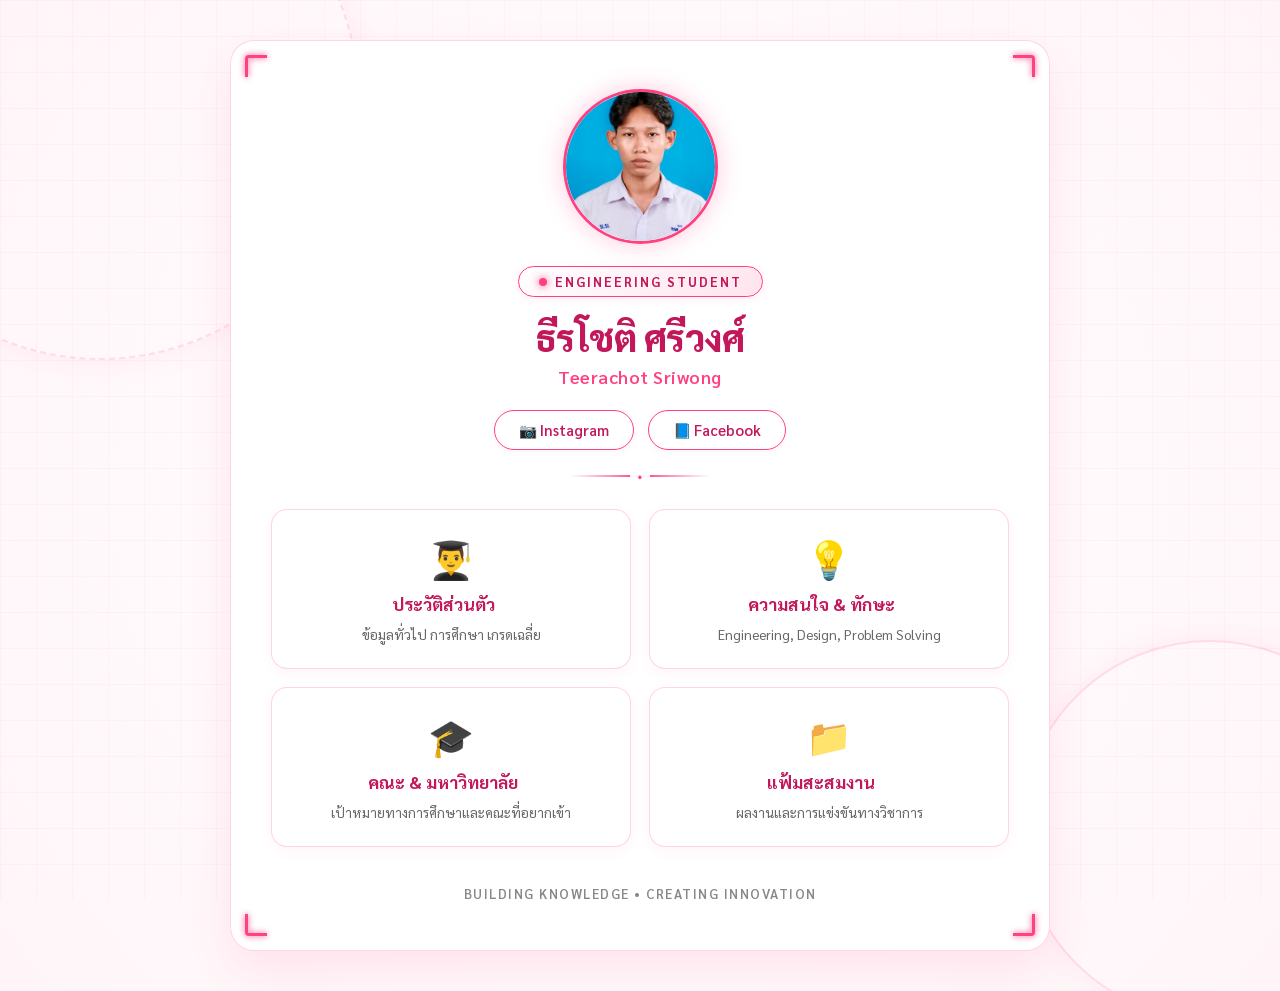
<file: index.html>
<!DOCTYPE html>
<html lang="th">
<head>
    <meta charset="UTF-8">
    <meta name="viewport" content="width=device-width, initial-scale=1.0">
    <meta name="description" content="Portfolio - Teerachot Sriwong">
    <title>หน้าหลัก | Teerachot Sriwong</title>

    <link rel="preconnect" href="https://fonts.googleapis.com">
    <link rel="preconnect" href="https://fonts.gstatic.com" crossorigin>
    <link href="https://fonts.googleapis.com/css2?family=Sarabun:wght@300;400;600;700;800&display=swap" rel="stylesheet">

    <style>
        :root {
            --pink-main: #ff4081;
            --pink-dark: #c2185b;
            --pink-glow: rgba(255, 64, 129, 0.35);
            --pink-light: #ffe4ec;
            --bg-light: #fff5f8;
            --card-bg: rgba(255, 255, 255, 0.94);
            --text-main: #2d2d3a;
            --text-muted: #666666;
        }

        * { margin: 0; padding: 0; box-sizing: border-box; }

        body {
            font-family: 'Sarabun', sans-serif;
            min-height: 100vh;
            display: flex;
            justify-content: center;
            align-items: center;
            padding: 40px 20px;
            position: relative;
            background: radial-gradient(circle at center, #ffffff 0%, var(--bg-light) 100%);
            color: var(--text-main);
            overflow-x: hidden;
        }

        /* Background Pattern */
        body::before {
            content: "";
            position: fixed;
            inset: 0;
            background: 
                linear-gradient(rgba(255, 64, 129, 0.04) 1px, transparent 1px),
                linear-gradient(90deg, rgba(255, 64, 129, 0.04) 1px, transparent 1px);
            background-size: 36px 36px;
            z-index: 0;
        }

        /* Decorative Floating Circles */
        .circle {
            position: fixed;
            border: 2px solid rgba(255, 64, 129, 0.15);
            border-radius: 50%;
            pointer-events: none;
            box-shadow: 0 0 30px rgba(255, 64, 129, 0.08);
            z-index: 0;
        }

        .circle1 {
            width: 520px; height: 520px; top: -160px; left: -160px;
            border-style: dashed; animation: rotateSlow 35s linear infinite;
        }

        .circle2 {
            width: 380px; height: 380px; bottom: -120px; right: -120px;
            animation: rotateSlow 22s linear infinite reverse;
        }

        @keyframes rotateSlow {
            from { transform: rotate(0deg); }
            to { transform: rotate(360deg); }
        }

        /* Main Card */
        .card {
            position: relative;
            z-index: 10;
            width: 100%;
            max-width: 820px;
            background: var(--card-bg);
            border-radius: 24px;
            padding: 48px 40px;
            text-align: center;
            backdrop-filter: blur(16px);
            border: 1px solid rgba(255, 64, 129, 0.22);
            box-shadow: 
                0 20px 45px rgba(255, 64, 129, 0.11),
                inset 0 0 0 1px rgba(255, 255, 255, 0.8);
            animation: slideUp 0.7s cubic-bezier(0.16, 1, 0.3, 1);
        }

        @keyframes slideUp {
            from { opacity: 0; transform: translateY(25px); }
            to { opacity: 1; transform: translateY(0); }
        }

        /* Corner Brackets */
        .corner {
            position: absolute;
            width: 22px; height: 22px;
            pointer-events: none;
            filter: drop-shadow(0 0 3px var(--pink-main));
        }

        .tl { top: 14px; left: 14px; border-top: 3px solid var(--pink-main); border-left: 3px solid var(--pink-main); border-top-left-radius: 4px; }
        .tr { top: 14px; right: 14px; border-top: 3px solid var(--pink-main); border-right: 3px solid var(--pink-main); border-top-right-radius: 4px; }
        .bl { bottom: 14px; left: 14px; border-bottom: 3px solid var(--pink-main); border-left: 3px solid var(--pink-main); border-bottom-left-radius: 4px; }
        .br { bottom: 14px; right: 14px; border-bottom: 3px solid var(--pink-main); border-right: 3px solid var(--pink-main); border-bottom-right-radius: 4px; }

        /* Profile Image */
        .profile-image {
            width: 155px; height: 155px;
            margin: 0 auto 22px;
            position: relative;
        }

        .profile-image img {
            width: 100%; height: 100%;
            border-radius: 50%; object-fit: cover;
            border: 3.5px solid var(--pink-main);
            box-shadow: 0 0 25px rgba(255, 64, 129, 0.28);
            transition: all 0.4s cubic-bezier(0.175, 0.885, 0.32, 1.275);
        }

        .profile-image:hover img {
            transform: scale(1.06) rotate(1.5deg);
            border-color: var(--pink-dark);
            box-shadow: 0 0 35px rgba(255, 64, 129, 0.45);
        }

        /* Status Badge */
        .badge {
            display: inline-flex;
            align-items: center;
            gap: 8px;
            padding: 6px 20px;
            background: linear-gradient(135deg, #ffffff, var(--pink-light));
            color: var(--pink-dark);
            border: 1px solid var(--pink-main);
            border-radius: 30px;
            font-size: 0.82rem;
            font-weight: 700;
            letter-spacing: 2px;
            margin-bottom: 16px;
            box-shadow: 0 2px 10px rgba(255, 64, 129, 0.1);
        }

        .badge-dot {
            width: 8px; height: 8px;
            background-color: var(--pink-main);
            border-radius: 50%;
            box-shadow: 0 0 8px var(--pink-main);
            animation: pulse 2s infinite;
        }

        @keyframes pulse {
            0%, 100% { transform: scale(1); opacity: 1; }
            50% { transform: scale(1.3); opacity: 0.6; }
        }

        /* Typography */
        h1 {
            font-size: 2.3rem;
            font-weight: 800;
            color: var(--pink-dark);
            margin-bottom: 4px;
            letter-spacing: -0.5px;
        }

        .english-name {
            font-size: 1.12rem;
            color: var(--pink-main);
            margin-bottom: 22px;
            font-weight: 600;
            letter-spacing: 0.5px;
        }

        /* Social Links */
        .social-container {
            display: flex; justify-content: center; gap: 14px; margin-bottom: 25px;
        }

        .social-btn {
            padding: 9px 24px;
            background: #ffffff;
            border: 1px solid var(--pink-main);
            color: var(--pink-dark);
            text-decoration: none;
            border-radius: 25px;
            font-size: 0.92rem;
            font-weight: 600;
            transition: all 0.3s cubic-bezier(0.25, 0.8, 0.25, 1);
            display: inline-flex;
            align-items: center;
            gap: 6px;
            box-shadow: 0 2px 8px rgba(255, 64, 129, 0.05);
        }

        .social-btn:hover {
            background: linear-gradient(135deg, var(--pink-main), var(--pink-dark));
            color: #ffffff;
            border-color: transparent;
            transform: translateY(-3px);
            box-shadow: 0 8px 20px rgba(255, 64, 129, 0.32);
        }

        /* Divider Line */
        .line {
            width: 140px; height: 2px;
            background: linear-gradient(90deg, transparent, var(--pink-main), transparent);
            margin: 22px auto 32px;
            position: relative;
        }

        .line::after {
            content: "◆";
            position: absolute;
            top: 50%; left: 50%;
            transform: translate(-50%, -50%);
            font-size: 8px;
            color: var(--pink-main);
            background: var(--card-bg);
            padding: 0 6px;
        }

        /* Menu Grid - ปรับเป็นบรรทัดละ 2 หัวข้อ */
        .menu-grid {
            display: grid;
            grid-template-columns: repeat(2, 1fr); /* แสดงผล 2 คอลัมน์ */
            gap: 18px;
            margin-top: 10px;
        }

        .menu-card {
            position: relative;
            background: #ffffff;
            border: 1px solid rgba(255, 64, 129, 0.22);
            border-radius: 16px;
            padding: 24px 18px;
            text-decoration: none;
            color: var(--text-main);
            transition: all 0.35s cubic-bezier(0.165, 0.84, 0.44, 1);
            display: flex;
            flex-direction: column;
            align-items: center;
            gap: 10px;
            box-shadow: 0 4px 14px rgba(255, 64, 129, 0.05);
            overflow: hidden;
        }

        /* Top Bar Highlight on Hover */
        .menu-card::before {
            content: "";
            position: absolute;
            top: 0; left: 50%;
            width: 0%; height: 3px;
            background: linear-gradient(90deg, var(--pink-main), var(--pink-dark));
            transition: all 0.35s ease;
            transform: translateX(-50%);
        }

        .menu-card:hover {
            background: #fff8fa;
            border-color: rgba(255, 64, 129, 0.5);
            transform: translateY(-5px);
            box-shadow: 0 10px 25px rgba(255, 64, 129, 0.18);
        }

        .menu-card:hover::before {
            width: 100%;
        }

        .menu-icon {
            font-size: 2.3rem;
            transition: transform 0.3s ease;
        }

        .menu-card:hover .menu-icon {
            transform: scale(1.12) translateY(-2px);
        }

        .menu-title {
            font-size: 1.1rem;
            font-weight: 700;
            color: var(--pink-dark);
            display: flex;
            align-items: center;
            gap: 4px;
        }

        .menu-arrow {
            font-size: 0.85rem;
            opacity: 0;
            transform: translateX(-6px);
            transition: all 0.3s ease;
            color: var(--pink-main);
        }

        .menu-card:hover .menu-arrow {
            opacity: 1;
            transform: translateX(2px);
        }

        .menu-desc {
            font-size: 0.85rem;
            color: var(--text-muted);
            line-height: 1.4;
        }

        /* Footer */
        .footer {
            margin-top: 38px;
            color: #888888;
            font-size: 0.82rem;
            letter-spacing: 1.5px;
            text-transform: uppercase;
            font-weight: 600;
        }

        /* Mobile Optimization */
        @media (max-width: 600px) {
            body { padding: 20px 12px; }
            .card { padding: 32px 16px; border-radius: 20px; }
            .menu-grid { gap: 12px; } /* ปรับระยะห่างให้พอดีบนมือถือ */
            .menu-card { padding: 18px 12px; }
            .menu-title { font-size: 0.98rem; }
            .menu-desc { font-size: 0.78rem; }
            h1 { font-size: 1.8rem; }
            .profile-image { width: 125px; height: 125px; }
        }
    </style>
</head>

<body>
    <div class="circle circle1"></div>
    <div class="circle circle2"></div>

    <main class="card">
        <div class="corner tl"></div>
        <div class="corner tr"></div>
        <div class="corner bl"></div>
        <div class="corner br"></div>

        <div class="profile-image">
            <img src="IMG_0790.jpeg" alt="รูปโปรไฟล์ Teerachot Sriwong">
        </div>

        <div class="badge">
            <span class="badge-dot"></span>
            ENGINEERING STUDENT
        </div>
        <h1>ธีรโชติ ศรีวงศ์</h1>
        <p class="english-name">Teerachot Sriwong</p>

        <div class="social-container">
            <a href="https://www.instagram.com/tee_.xyz/" target="_blank" rel="noopener noreferrer" class="social-btn">📷 Instagram</a>
            <a href="https://www.facebook.com/teerachot.kup" target="_blank" rel="noopener noreferrer" class="social-btn">📘 Facebook</a>
        </div>

        <div class="line"></div>

        <nav class="menu-grid">
            <a href="about.html" class="menu-card">
                <span class="menu-icon">👨‍🎓</span>
                <span class="menu-title">ประวัติส่วนตัว <span class="menu-arrow">➔</span></span>
                <span class="menu-desc">ข้อมูลทั่วไป การศึกษา เกรดเฉลี่ย</span>
            </a>

            <a href="skills.html" class="menu-card">
                <span class="menu-icon">💡</span>
                <span class="menu-title">ความสนใจ & ทักษะ <span class="menu-arrow">➔</span></span>
                <span class="menu-desc">Engineering, Design, Problem Solving</span>
            </a>

            <a href="target.html" class="menu-card">
                <span class="menu-icon">🎓</span>
                <span class="menu-title">คณะ & มหาวิทยาลัย <span class="menu-arrow">➔</span></span>
                <span class="menu-desc">เป้าหมายทางการศึกษาและคณะที่อยากเข้า</span>
            </a>

            <a href="portfolio.html" class="menu-card">
                <span class="menu-icon">📁</span>
                <span class="menu-title">แฟ้มสะสมงาน <span class="menu-arrow">➔</span></span>
                <span class="menu-desc">ผลงานและการแข่งขันทางวิชาการ</span>
            </a>
        </nav>

        <footer class="footer">Building Knowledge • Creating Innovation</footer>
    </main>
</body>
</html>
</file>
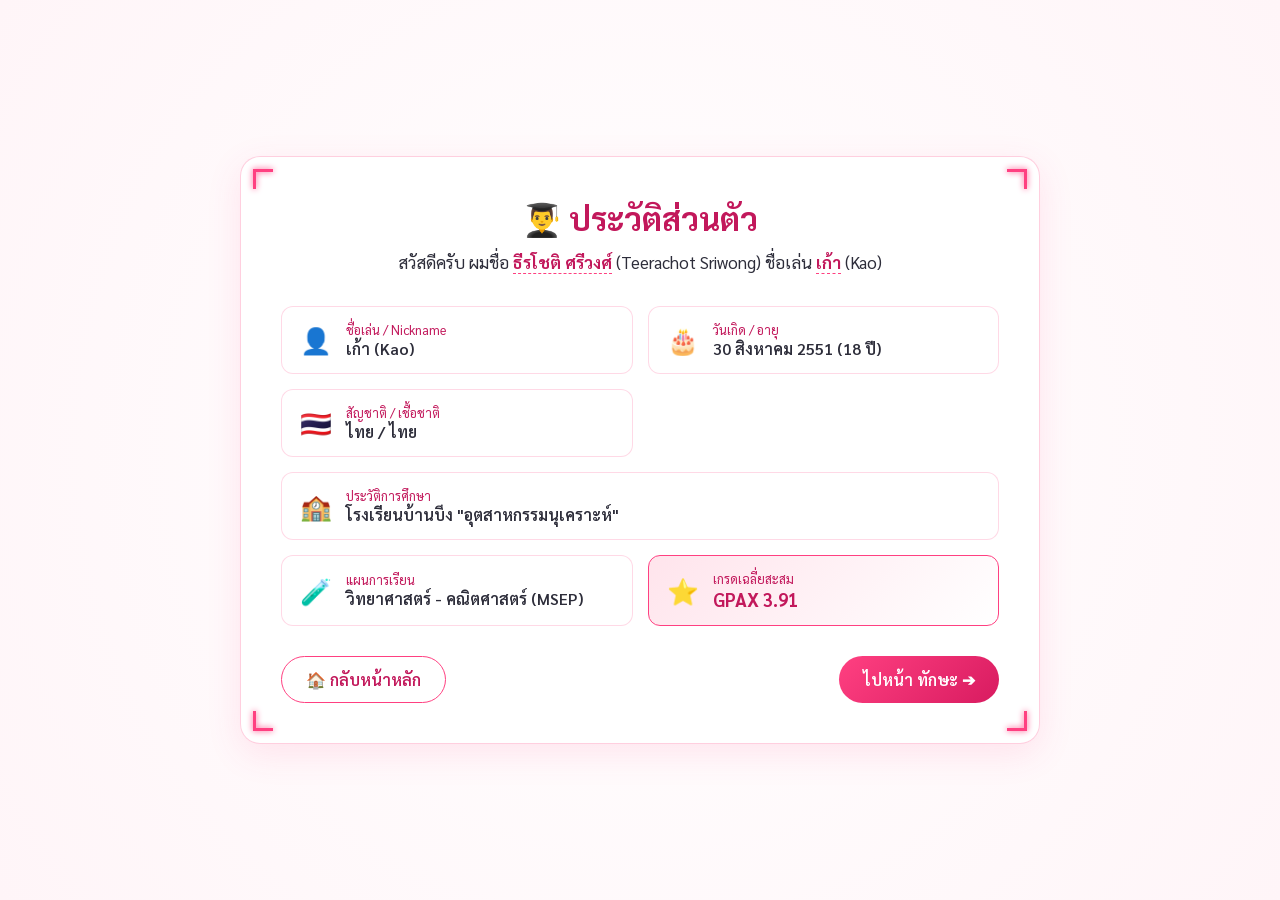
<file: about.html>
<!DOCTYPE html>
<html lang="th">
<head>
    <meta charset="UTF-8">
    <meta name="viewport" content="width=device-width, initial-scale=1.0">
    <title>ประวัติส่วนตัว | Teerachot Sriwong</title>
    <link href="https://fonts.googleapis.com/css2?family=Sarabun:wght@300;400;600;700&display=swap" rel="stylesheet">
    <style>
        :root {
            --pink-main: #ff4081; --pink-dark: #c2185b; --pink-light: #ffe4ec;
            --bg-light: #fff5f8; --card-bg: rgba(255, 255, 255, 0.94); --text-main: #2d2d3a;
        }

        * { margin: 0; padding: 0; box-sizing: border-box; }

        body {
            font-family: 'Sarabun', sans-serif;
            min-height: 100vh; display: flex; justify-content: center; align-items: center;
            padding: 40px 20px; position: relative;
            background: radial-gradient(circle at center, #ffffff 0%, var(--bg-light) 100%);
            color: var(--text-main);
        }

        .card {
            position: relative; z-index: 10; width: 100%; max-width: 800px;
            background: var(--card-bg); border-radius: 20px; padding: 40px;
            backdrop-filter: blur(12px); border: 1px solid rgba(255, 64, 129, 0.25);
            box-shadow: 0 10px 35px rgba(255, 64, 129, 0.12);
        }

        .corner {
            position: absolute; width: 20px; height: 20px; pointer-events: none;
            filter: drop-shadow(0 0 3px var(--pink-main));
        }
        .tl { top: 12px; left: 12px; border-top: 3px solid var(--pink-main); border-left: 3px solid var(--pink-main); }
        .tr { top: 12px; right: 12px; border-top: 3px solid var(--pink-main); border-right: 3px solid var(--pink-main); }
        .bl { bottom: 12px; left: 12px; border-bottom: 3px solid var(--pink-main); border-left: 3px solid var(--pink-main); }
        .br { bottom: 12px; right: 12px; border-bottom: 3px solid var(--pink-main); border-right: 3px solid var(--pink-main); }

        h1 { font-size: 2rem; color: var(--pink-dark); text-align: center; margin-bottom: 10px; }
        .intro-text { font-size: 1.05rem; text-align: center; margin-bottom: 30px; line-height: 1.6; }
        .highlight { color: var(--pink-dark); font-weight: 700; border-bottom: 1px dashed var(--pink-main); }

        /* --- สไตล์ตารางข้อมูล --- */
        .info-grid { display: grid; grid-template-columns: repeat(auto-fit, minmax(230px, 1fr)); gap: 15px; margin-bottom: 30px; }
        .info-card {
            background: #ffffff; border: 1px solid rgba(255, 64, 129, 0.2); border-radius: 12px;
            padding: 14px 18px; display: flex; align-items: center; gap: 14px;
            transition: all 0.3s ease;
        }

        .info-card:hover {
            border-color: var(--pink-main);
            box-shadow: 0 4px 12px rgba(255, 64, 129, 0.15);
            transform: translateY(-2px);
        }

        .info-card.full-width { grid-column: 1 / -1; }
        .info-icon { font-size: 1.6rem; }
        .info-content { display: flex; flex-direction: column; }
        .info-label { font-size: 0.8rem; color: var(--pink-dark); }
        .info-value { font-size: 1rem; color: var(--text-main); font-weight: 600; }
        .gpax-card { background: linear-gradient(135deg, var(--pink-light), #ffffff); border-color: var(--pink-main); }
        .gpax-badge { font-size: 1.15rem; font-weight: 700; color: var(--pink-dark); }

        /* --- ปุ่มนำทางล่างสุด --- */
        .nav-btns { display: flex; justify-content: space-between; gap: 15px; flex-wrap: wrap; }
        .btn {
            display: inline-flex; align-items: center; gap: 8px; padding: 12px 24px;
            border-radius: 30px; font-weight: 600; text-decoration: none; transition: all 0.3s ease;
        }
        .btn-secondary { background: #ffffff; border: 1px solid var(--pink-main); color: var(--pink-dark); }
        .btn-primary { background: linear-gradient(135deg, #ff4081, #d81b60); color: #ffffff; }
        .btn:hover { transform: translateY(-2px); box-shadow: 0 4px 15px rgba(255, 64, 129, 0.3); }

        @media (max-width: 600px) {
            .card { padding: 25px 20px; }
            .info-grid { grid-template-columns: 1fr; }
            .nav-btns { flex-direction: column; }
        }
    </style>
</head>
<body>
    <main class="card">
        <div class="corner tl"></div><div class="corner tr"></div>
        <div class="corner bl"></div><div class="corner br"></div>

        <h1>👨‍🎓 ประวัติส่วนตัว</h1>
        <p class="intro-text" id="intro">
            สวัสดีครับ ผมชื่อ <span class="highlight">ธีรโชติ ศรีวงศ์</span> (Teerachot Sriwong) ชื่อเล่น <span class="highlight">เก้า</span> (Kao)
        </p>

        <div class="info-grid">
            <div class="info-card">
                <div class="info-icon">👤</div>
                <div class="info-content">
                    <span class="info-label">ชื่อเล่น / Nickname</span>
                    <span class="info-value">เก้า (Kao)</span>
                </div>
            </div>

            <div class="info-card">
                <div class="info-icon">🎂</div>
                <div class="info-content">
                    <span class="info-label">วันเกิด / อายุ</span>
                    <span class="info-value">30 สิงหาคม 2551 (18 ปี)</span>
                </div>
            </div>

            <div class="info-card">
                <div class="info-icon">🇹🇭</div>
                <div class="info-content">
                    <span class="info-label">สัญชาติ / เชื้อชาติ</span>
                    <span class="info-value">ไทย / ไทย</span>
                </div>
            </div>

            <div class="info-card full-width">
                <div class="info-icon">🏫</div>
                <div class="info-content">
                    <span class="info-label">ประวัติการศึกษา</span>
                    <span class="info-value">โรงเรียนบ้านบึง "อุตสาหกรรมนุเคราะห์"</span>
                </div>
            </div>

            <div class="info-card">
                <div class="info-icon">🧪</div>
                <div class="info-content">
                    <span class="info-label">แผนการเรียน</span>
                    <span class="info-value">วิทยาศาสตร์ - คณิตศาสตร์ (MSEP)</span>
                </div>
            </div>

            <div class="info-card gpax-card">
                <div class="info-icon">⭐</div>
                <div class="info-content">
                    <span class="info-label">เกรดเฉลี่ยสะสม</span>
                    <span class="gpax-badge">GPAX 3.91</span>
                </div>
            </div>
        </div>

        <div class="nav-btns">
            <a href="index.html" class="btn btn-secondary">🏠 กลับหน้าหลัก</a>
            <a href="skills.html" class="btn btn-primary">ไปหน้า ทักษะ ➔</a>
        </div>
    </main>
</body>
</html>
</file>
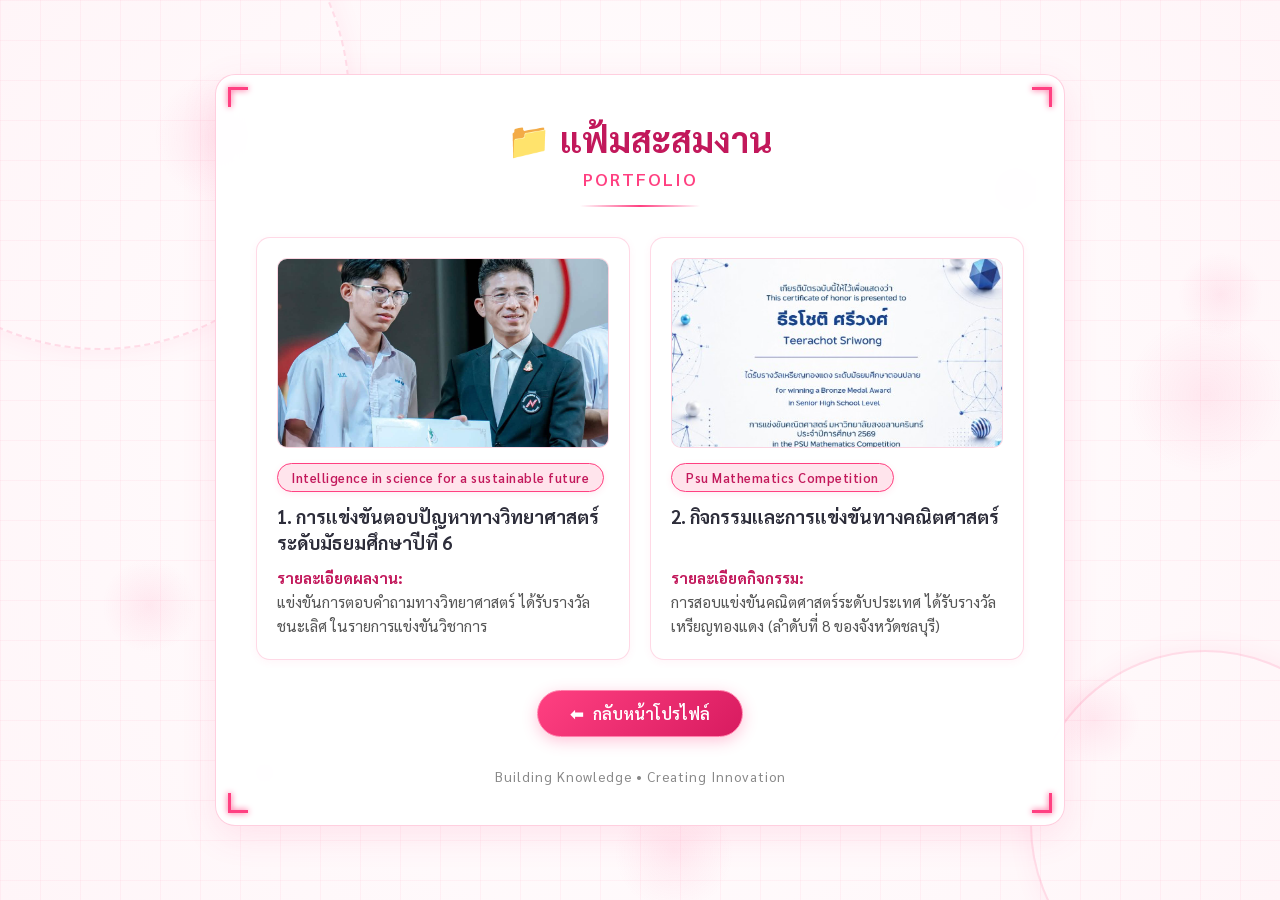
<file: portfolio.html>
<!DOCTYPE html>
<html lang="th">
<head>
    <meta charset="UTF-8">
    <meta name="viewport" content="width=device-width, initial-scale=1.0">
    <meta name="description" content="Portfolio Projects - Teerachot Sriwong">
    <title>แฟ้มสะสมงาน | Teerachot Sriwong</title>

    <link rel="preconnect" href="https://fonts.googleapis.com">
    <link rel="preconnect" href="https://fonts.gstatic.com" crossorigin>
    <link href="https://fonts.googleapis.com/css2?family=Sarabun:wght@300;400;600;700&display=swap" rel="stylesheet">

    <style>
        :root {
            --pink-main: #ff4081;
            --pink-dark: #c2185b;
            --pink-glow: rgba(255, 64, 129, 0.35);
            --pink-light: #ffe4ec;
            --bg-light: #fff5f8;
            --card-bg: rgba(255, 255, 255, 0.94);
            --text-main: #2d2d3a;
            --text-muted: #666666;
        }

        * {
            margin: 0;
            padding: 0;
            box-sizing: border-box;
        }

        body {
            font-family: 'Sarabun', sans-serif;
            min-height: 100vh;
            display: flex;
            justify-content: center;
            align-items: center;
            padding: 40px 20px;
            position: relative;
            background: radial-gradient(circle at center, #ffffff 0%, var(--bg-light) 100%);
            color: var(--text-main);
            overflow-x: hidden;
        }

        /* Subtle Pink Grid Background */
        body::before {
            content: "";
            position: fixed;
            inset: 0;
            background: 
                linear-gradient(rgba(255, 64, 129, 0.05) 1px, transparent 1px),
                linear-gradient(90deg, rgba(255, 64, 129, 0.05) 1px, transparent 1px);
            background-size: 40px 40px;
            z-index: 0;
        }

        /* Background Animated Glows */
        .circle {
            position: fixed;
            border: 2px solid rgba(255, 64, 129, 0.15);
            border-radius: 50%;
            pointer-events: none;
            box-shadow: 0 0 25px rgba(255, 64, 129, 0.08);
            z-index: 0;
        }

        .circle1 {
            width: 500px;
            height: 500px;
            top: -150px;
            left: -150px;
            border-style: dashed;
            animation: rotateSlow 30s linear infinite;
        }

        .circle2 {
            width: 350px;
            height: 350px;
            bottom: -100px;
            right: -100px;
            animation: rotateSlow 20s linear infinite reverse;
        }

        @keyframes rotateSlow {
            from { transform: rotate(0deg); }
            to { transform: rotate(360deg); }
        }

        /* Floating Ambient Lights (l1 - l10) */
        .light {
            position: fixed;
            border-radius: 50%;
            background: radial-gradient(circle, var(--pink-glow) 0%, transparent 70%);
            opacity: 0.25;
            pointer-events: none;
            animation: floatLight 8s infinite alternate ease-in-out;
            z-index: 0;
        }

        .l1 { width: 130px; height: 130px; top: 8%; left: 12%; animation-delay: 0s; }
        .l2 { width: 90px; height: 90px; top: 75%; left: 82%; animation-delay: 1s; }
        .l3 { width: 160px; height: 160px; top: 35%; left: 88%; animation-delay: 2s; }
        .l4 { width: 70px; height: 70px; top: 82%; left: 18%; animation-delay: 3s; }
        .l5 { width: 110px; height: 110px; top: 15%; left: 75%; animation-delay: 4s; }
        .l6 { width: 95px; height: 95px; top: 62%; left: 8%; animation-delay: 2.5s; }
        .l7 { width: 120px; height: 120px; top: 88%; left: 48%; animation-delay: 1.5s; }
        .l8 { width: 75px; height: 75px; top: 12%; left: 42%; animation-delay: 3.5s; }
        .l9 { width: 140px; height: 140px; top: 48%; left: 28%; animation-delay: 0.5s; }
        .l10 { width: 85px; height: 85px; top: 28%; left: 92%; animation-delay: 4.5s; }

        @keyframes floatLight {
            0% { transform: translateY(0) scale(1); opacity: 0.2; }
            100% { transform: translateY(-25px) scale(1.25); opacity: 0.45; }
        }

        /* Main Portfolio Card */
        .card {
            position: relative;
            z-index: 10;
            width: 100%;
            max-width: 850px;
            background: var(--card-bg);
            border-radius: 20px;
            padding: 40px;
            text-align: center;
            backdrop-filter: blur(12px);
            border: 1px solid rgba(255, 64, 129, 0.25);
            box-shadow: 0 10px 35px rgba(255, 64, 129, 0.12);
        }

        /* Neon Corner Brackets */
        .corner {
            position: absolute;
            width: 20px;
            height: 20px;
            pointer-events: none;
            filter: drop-shadow(0 0 3px var(--pink-main));
        }

        .tl { top: 12px; left: 12px; border-top: 3px solid var(--pink-main); border-left: 3px solid var(--pink-main); }
        .tr { top: 12px; right: 12px; border-top: 3px solid var(--pink-main); border-right: 3px solid var(--pink-main); }
        .bl { bottom: 12px; left: 12px; border-bottom: 3px solid var(--pink-main); border-left: 3px solid var(--pink-main); }
        .br { bottom: 12px; right: 12px; border-bottom: 3px solid var(--pink-main); border-right: 3px solid var(--pink-main); }

        h1 {
            font-size: 2.2rem;
            color: var(--pink-dark);
            margin-bottom: 5px;
        }

        .subtitle {
            font-size: 1.1rem;
            color: var(--pink-main);
            letter-spacing: 2px;
            text-transform: uppercase;
            margin-bottom: 15px;
            font-weight: 600;
        }

        .line {
            width: 120px;
            height: 2px;
            background: linear-gradient(90deg, transparent, var(--pink-main), transparent);
            margin: 15px auto 30px;
        }

        /* Project Cards Grid */
        .project-list {
            display: grid;
            grid-template-columns: repeat(auto-fit, minmax(320px, 1fr));
            gap: 20px;
            text-align: left;
            margin-bottom: 30px;
        }

        .project-card {
            background: #ffffff;
            border: 1px solid rgba(255, 64, 129, 0.2);
            border-radius: 14px;
            padding: 20px;
            display: flex;
            flex-direction: column;
            transition: all 0.3s ease;
            box-shadow: 0 2px 8px rgba(255, 64, 129, 0.06);
        }

        .project-card:hover {
            background: #fff0f5;
            border-color: var(--pink-main);
            transform: translateY(-4px);
            box-shadow: 0 6px 20px rgba(255, 64, 129, 0.18);
        }

        .project-image {
            width: 100%;
            height: 190px;
            border-radius: 10px;
            overflow: hidden;
            border: 1px solid rgba(255, 64, 129, 0.2);
            margin-bottom: 15px;
            background: #f8f8f8;
        }

        .project-image img {
            width: 100%;
            height: 100%;
            object-fit: cover;
            transition: transform 0.4s ease;
        }

        .project-card:hover .project-image img {
            transform: scale(1.06);
        }

        .project-tag {
            display: inline-block;
            align-self: flex-start;
            padding: 5px 14px;
            background: var(--pink-light);
            border: 1px solid var(--pink-main);
            border-radius: 20px;
            font-size: 0.8rem;
            color: var(--pink-dark);
            font-weight: 600;
            margin-bottom: 12px;
            letter-spacing: 0.5px;
            box-shadow: 0 2px 6px rgba(255, 64, 129, 0.1);
        }

        .project-card h3 {
            font-size: 1.15rem;
            color: var(--text-main);
            margin-bottom: 10px;
            line-height: 1.4;
            font-weight: 700;
        }

        .project-card p {
            font-size: 0.95rem;
            color: #555555;
            line-height: 1.6;
            margin-top: auto;
        }

        .project-card strong {
            color: var(--pink-dark);
        }

        /* Back Button */
        .btn-container {
            margin-top: 10px;
        }

        .back-btn {
            display: inline-flex;
            align-items: center;
            gap: 10px;
            padding: 12px 32px;
            background: linear-gradient(135deg, #ff4081, #d81b60);
            color: #ffffff;
            text-decoration: none;
            border-radius: 30px;
            font-weight: 600;
            font-size: 1rem;
            box-shadow: 0 4px 15px rgba(255, 64, 129, 0.3);
            transition: all 0.3s ease;
            border: 1px solid #ff80ab;
        }

        .back-btn:hover {
            background: linear-gradient(135deg, #ff80ab, #ff4081);
            transform: translateY(-2px);
            box-shadow: 0 6px 20px rgba(255, 64, 129, 0.4);
        }

        .back-btn span {
            transition: transform 0.3s ease;
        }

        .back-btn:hover span {
            transform: translateX(-5px);
        }

        .footer {
            margin-top: 30px;
            color: #888888;
            font-size: 0.85rem;
            letter-spacing: 1px;
        }

        @media (max-width: 600px) {
            .card { padding: 25px 20px; }
            .project-list { grid-template-columns: 1fr; }
            h1 { font-size: 1.8rem; }
        }
    </style>
</head>

<body>

    <!-- Background Glow Circles -->
    <div class="circle circle1"></div>
    <div class="circle circle2"></div>

    <!-- Floating Neon Lights -->
    <div class="light l1"></div>
    <div class="light l2"></div>
    <div class="light l3"></div>
    <div class="light l4"></div>
    <div class="light l5"></div>
    <div class="light l6"></div>
    <div class="light l7"></div>
    <div class="light l8"></div>
    <div class="light l9"></div>
    <div class="light l10"></div>

    <!-- Portfolio Main Card -->
    <main class="card">

        <div class="corner tl"></div>
        <div class="corner tr"></div>
        <div class="corner bl"></div>
        <div class="corner br"></div>

        <h1>📁 แฟ้มสะสมงาน</h1>
        <p class="subtitle">Portfolio</p>

        <div class="line"></div>

        <!-- Projects Grid -->
        <section class="project-list">

            <!-- Project 1 -->
            <article class="project-card">
                <div class="project-image">
                    <img src="EC598878-13D4-4A3C-9C91-B0F5B4B030DC.jpeg" alt="การแข่งขันตอบปัญหาทางวิทยาศาสตร์">
                </div>

                <span class="project-tag">
                    Intelligence in science for a sustainable future
                </span>

                <h3>
                    1. การแข่งขันตอบปัญหาทางวิทยาศาสตร์ ระดับมัธยมศึกษาปีที่ 6
                </h3>

                <p>
                    <strong>รายละเอียดผลงาน:</strong><br>
                    แข่งขันการตอบคำถามทางวิทยาศาสตร์ ได้รับรางวัลชนะเลิศ ในรายการแข่งขันวิชาการ
                </p>
            </article>

            <!-- Project 2 -->
            <article class="project-card">
                <div class="project-image">
                    <img src="2.jpg" alt="กิจกรรมและการแข่งขันทางคณิตศาสตร์">
                </div>

                <span class="project-tag">
                    Psu Mathematics Competition
                </span>

                <h3>
                    2. กิจกรรมและการแข่งขันทางคณิตศาสตร์
                </h3>

                <p>
                    <strong>รายละเอียดกิจกรรม:</strong><br>
                    การสอบแข่งขันคณิตศาสตร์ระดับประเทศ ได้รับรางวัลเหรียญทองแดง (ลำดับที่ 8 ของจังหวัดชลบุรี)
                </p>
            </article>

        </section>

        <!-- Back Button -->
        <div class="btn-container">
            <a href="index.html" class="back-btn">
                <span>⬅</span> กลับหน้าโปรไฟล์
            </a>
        </div>

        <footer class="footer">
            Building Knowledge • Creating Innovation
        </footer>

    </main>

</body>
</html>
</file>
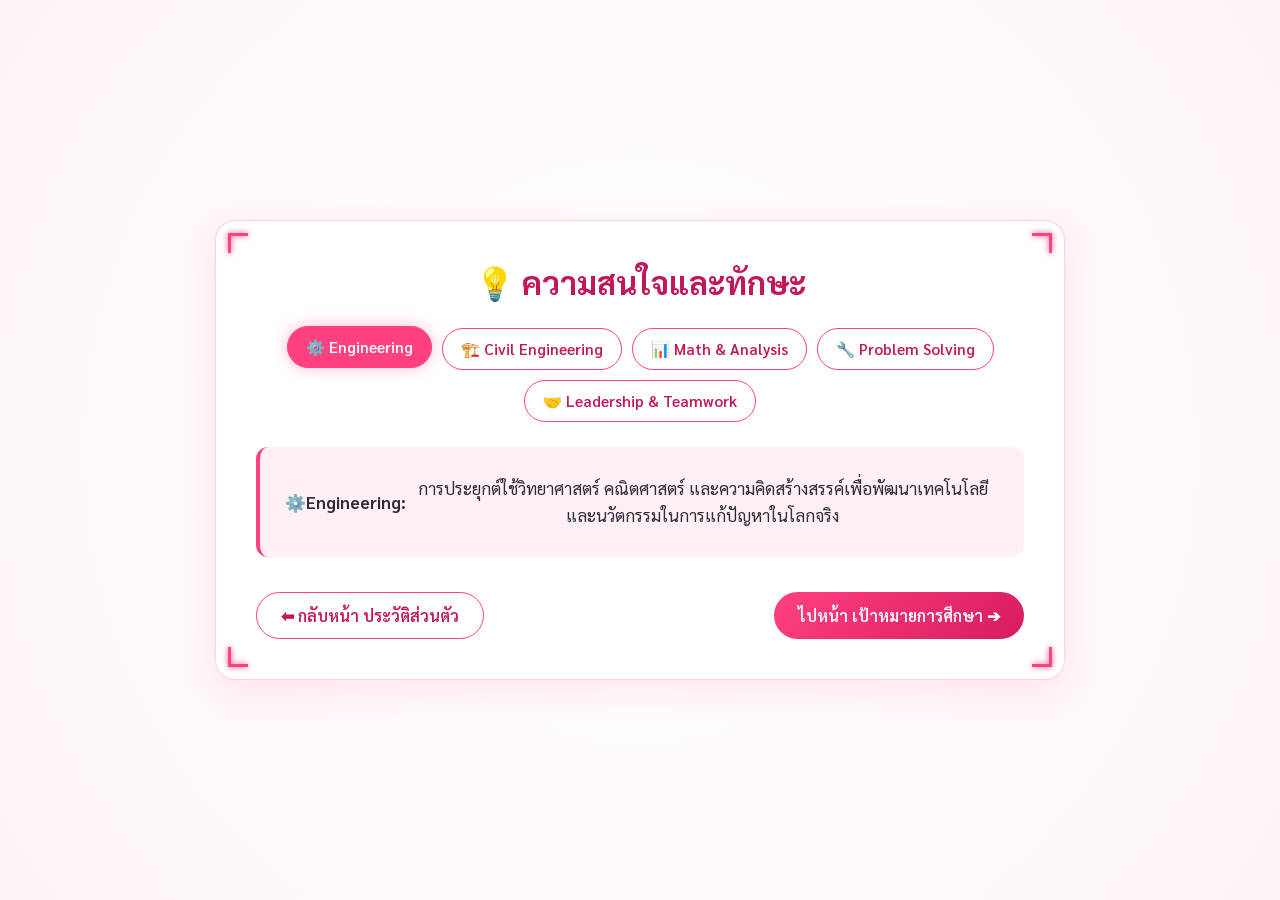
<file: skills.html>
<!DOCTYPE html>
<html lang="th">
<head>
    <meta charset="UTF-8">
    <meta name="viewport" content="width=device-width, initial-scale=1.0">
    <title>ความสนใจ & ทักษะ | Teerachot Sriwong</title>
    <link href="https://fonts.googleapis.com/css2?family=Sarabun:wght@300;400;600;700&display=swap" rel="stylesheet">
    <style>
        :root {
            --pink-main: #ff4081; --pink-dark: #c2185b; --pink-light: #ffe4ec;
            --bg-light: #fff5f8; --card-bg: rgba(255, 255, 255, 0.94); --text-main: #2d2d3a;
        }

        * { margin: 0; padding: 0; box-sizing: border-box; }

        body {
            font-family: 'Sarabun', sans-serif;
            min-height: 100vh; display: flex; justify-content: center; align-items: center;
            padding: 40px 20px;
            background: radial-gradient(circle at center, #ffffff 0%, var(--bg-light) 100%);
            color: var(--text-main);
        }

        .card {
            position: relative; z-index: 10; width: 100%; max-width: 850px;
            background: var(--card-bg); border-radius: 20px; padding: 40px;
            backdrop-filter: blur(12px); border: 1px solid rgba(255, 64, 129, 0.25);
            box-shadow: 0 10px 35px rgba(255, 64, 129, 0.12);
        }

        .corner {
            position: absolute; width: 20px; height: 20px; pointer-events: none;
            filter: drop-shadow(0 0 3px var(--pink-main));
        }
        .tl { top: 12px; left: 12px; border-top: 3px solid var(--pink-main); border-left: 3px solid var(--pink-main); }
        .tr { top: 12px; right: 12px; border-top: 3px solid var(--pink-main); border-right: 3px solid var(--pink-main); }
        .bl { bottom: 12px; left: 12px; border-bottom: 3px solid var(--pink-main); border-left: 3px solid var(--pink-main); }
        .br { bottom: 12px; right: 12px; border-bottom: 3px solid var(--pink-main); border-right: 3px solid var(--pink-main); }

        h1 { font-size: 2rem; color: var(--pink-dark); text-align: center; margin-bottom: 25px; }

        /* --- ปุ่มเลือกทักษะ --- */
        .tags { display: flex; flex-wrap: wrap; justify-content: center; gap: 10px; margin-bottom: 25px; }
        .tag-btn {
            background: #ffffff; border: 1px solid var(--pink-main); color: var(--pink-dark);
            padding: 10px 18px; border-radius: 25px; cursor: pointer; font-family: inherit;
            font-size: 0.95rem; font-weight: 600; transition: all 0.3s ease;
        }
        .tag-btn:hover, .tag-btn.active {
            background: var(--pink-main); color: #ffffff; transform: translateY(-2px);
            box-shadow: 0 0 15px rgba(255, 64, 129, 0.35);
        }

        /* --- กล่องแสดงข้อมูล --- */
        .info-box {
            background: #fff0f5; padding: 25px; border-left: 4px solid var(--pink-main);
            border-radius: 12px; min-height: 110px; display: flex; align-items: center;
            justify-content: center; text-align: center; font-size: 1.05rem; line-height: 1.6;
            margin-bottom: 35px; transition: all 0.3s ease; opacity: 1;
        }

        .nav-btns { display: flex; justify-content: space-between; gap: 15px; flex-wrap: wrap; }
        .btn {
            display: inline-flex; align-items: center; gap: 8px; padding: 12px 24px;
            border-radius: 30px; font-weight: 600; text-decoration: none; transition: all 0.3s ease;
        }
        .btn-secondary { background: #ffffff; border: 1px solid var(--pink-main); color: var(--pink-dark); }
        .btn-primary { background: linear-gradient(135deg, #ff4081, #d81b60); color: #ffffff; }
        .btn:hover { transform: translateY(-2px); box-shadow: 0 4px 15px rgba(255, 64, 129, 0.3); }

        @media (max-width: 600px) {
            .card { padding: 25px 20px; }
            .nav-btns { flex-direction: column; }
        }
    </style>
</head>
<body>
    <main class="card">
        <div class="corner tl"></div><div class="corner tr"></div>
        <div class="corner bl"></div><div class="corner br"></div>

        <h1>💡 ความสนใจและทักษะ</h1>

        <div class="tags">
            <button class="tag-btn active" data-type="engineering" onclick="showInfo('engineering', event)">⚙️ Engineering</button>
            <button class="tag-btn" data-type="civil" onclick="showInfo('civil', event)">🏗️ Civil Engineering</button>
            <button class="tag-btn" data-type="math" onclick="showInfo('math', event)">📊 Math & Analysis</button>
            <button class="tag-btn" data-type="problem" onclick="showInfo('problem', event)">🔧 Problem Solving</button>
            <button class="tag-btn" data-type="teamwork" onclick="showInfo('teamwork', event)">🤝 Leadership & Teamwork</button>
        </div>

        <div id="infoBox" class="info-box">
            ⚙️ <strong>Engineering:</strong> การประยุกต์ใช้วิทยาศาสตร์ คณิตศาสตร์ และความคิดสร้างสรรค์เพื่อพัฒนาเทคโนโลยีและนวัตกรรมในการแก้ปัญหาในโลกจริง
        </div>

        <div class="nav-btns">
            <a href="about.html" class="btn btn-secondary">⬅ กลับหน้า ประวัติส่วนตัว</a>
            <a href="target.html" class="btn btn-primary">ไปหน้า เป้าหมายการศึกษา ➔</a>
        </div>
    </main>

    <script>
        const content = {
            engineering: "⚙️ <strong>Engineering:</strong> การประยุกต์ใช้วิทยาศาสตร์ คณิตศาสตร์ และความคิดสร้างสรรค์เพื่อพัฒนาเทคโนโลยีและนวัตกรรมในการแก้ปัญหาในโลกจริง",
            civil: "🏗️ <strong>Civil Engineering:</strong> มีความสนใจเป็นพิเศษในงานออกแบบ ก่อสร้าง และการวางแผนโครงสร้างพื้นฐาน เช่น อาคาร สะพาน และระบบคมนาคม",
            math: "📊 <strong>Math & Analysis:</strong> มีความถนัดด้านคณิตศาสตร์ประยุกต์ ตรรกศาสตร์ และการวิเคราะห์ข้อมูลเพื่อหาโซลูชันที่ปลอดภัยและคุ้มค่าที่สุด",
            problem: "🔧 <strong>Problem Solving:</strong> มีกระบวนการคิดวิเคราะห์อย่างเป็นระบบ (Analytical Thinking) พร้อมรับมือและแก้ไขปัญหาเฉพาะหน้าในการทำงาน",
            teamwork: "🤝 <strong>Leadership & Teamwork:</strong> ทักษะการสื่อสาร การทำงานร่วมกับผู้อื่นในทีม และการบริหารจัดการเวลาเพื่อให้งานสำเร็จตามเป้าหมาย"
        };

        function showInfo(type, event) {
            const btn = event ? event.currentTarget : document.querySelector(`.tag-btn[data-type="${type}"]`);
            if (!btn) return;

            document.querySelectorAll('.tag-btn').forEach(b => b.classList.remove('active'));
            btn.classList.add('active');

            const box = document.getElementById('infoBox');
            box.style.opacity = '0';
            setTimeout(() => {
                box.innerHTML = content[type];
                box.style.opacity = '1';
            }, 150);
        }
    </script>
</body>
</html>
</file>
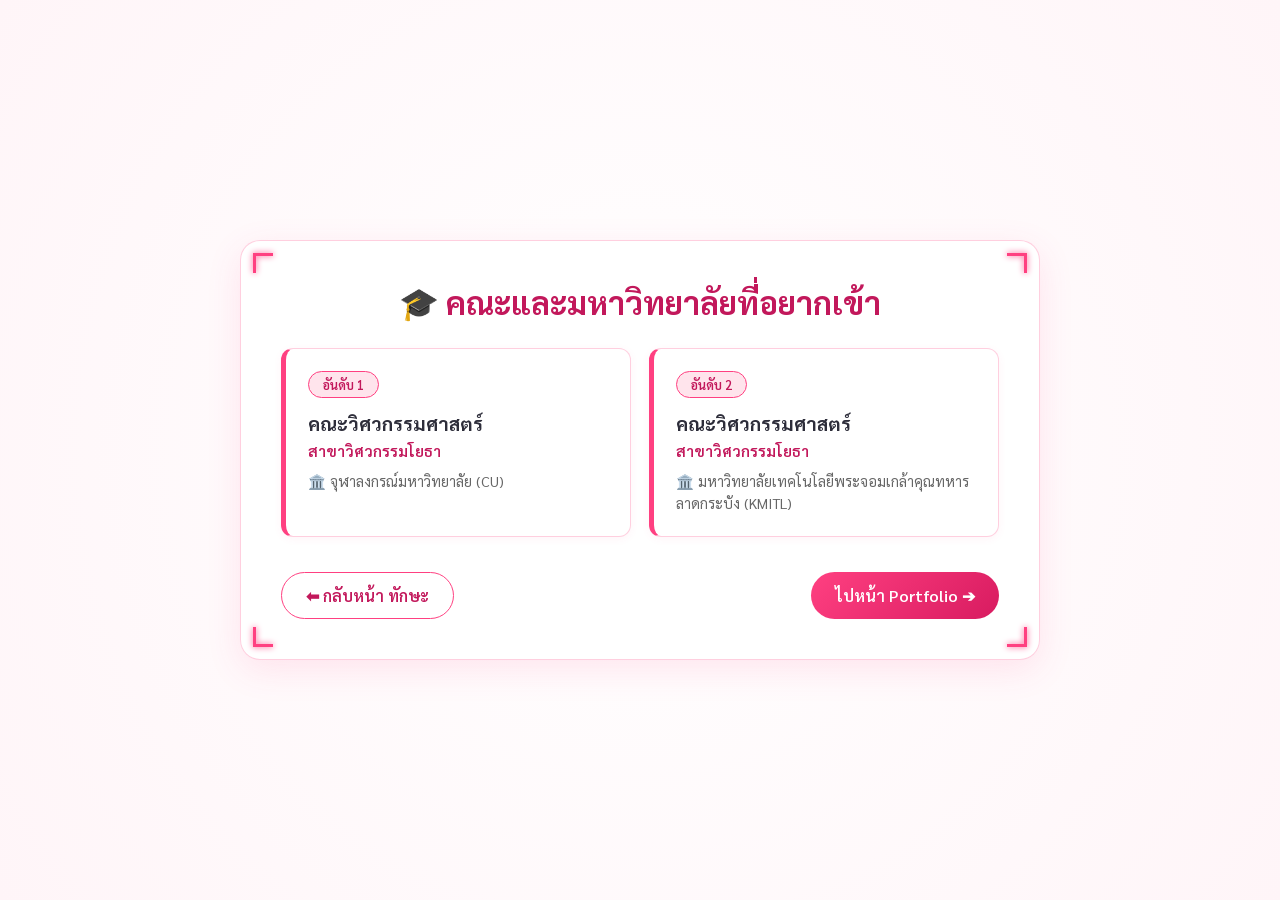
<file: target.html>
<!DOCTYPE html>
<html lang="th">
<head>
    <meta charset="UTF-8">
    <meta name="viewport" content="width=device-width, initial-scale=1.0">
    <title>เป้าหมายการศึกษา | Teerachot Sriwong</title>
    <link href="https://fonts.googleapis.com/css2?family=Sarabun:wght@300;400;600;700&display=swap" rel="stylesheet">
    <style>
        :root {
            --pink-main: #ff4081; --pink-dark: #c2185b; --pink-light: #ffe4ec;
            --bg-light: #fff5f8; --card-bg: rgba(255, 255, 255, 0.94); --text-main: #2d2d3a; --text-muted: #666666;
        }

        * { margin: 0; padding: 0; box-sizing: border-box; }

        body {
            font-family: 'Sarabun', sans-serif;
            min-height: 100vh; display: flex; justify-content: center; align-items: center;
            padding: 40px 20px;
            background: radial-gradient(circle at center, #ffffff 0%, var(--bg-light) 100%);
            color: var(--text-main);
        }

        .card {
            position: relative; z-index: 10; width: 100%; max-width: 800px;
            background: var(--card-bg); border-radius: 20px; padding: 40px;
            backdrop-filter: blur(12px); border: 1px solid rgba(255, 64, 129, 0.25);
            box-shadow: 0 10px 35px rgba(255, 64, 129, 0.12);
        }

        .corner {
            position: absolute; width: 20px; height: 20px; pointer-events: none;
            filter: drop-shadow(0 0 3px var(--pink-main));
        }
        .tl { top: 12px; left: 12px; border-top: 3px solid var(--pink-main); border-left: 3px solid var(--pink-main); }
        .tr { top: 12px; right: 12px; border-top: 3px solid var(--pink-main); border-right: 3px solid var(--pink-main); }
        .bl { bottom: 12px; left: 12px; border-bottom: 3px solid var(--pink-main); border-left: 3px solid var(--pink-main); }
        .br { bottom: 12px; right: 12px; border-bottom: 3px solid var(--pink-main); border-right: 3px solid var(--pink-main); }

        h1 { font-size: 2rem; color: var(--pink-dark); text-align: center; margin-bottom: 25px; }

        .target-grid { display: grid; grid-template-columns: repeat(auto-fit, minmax(250px, 1fr)); gap: 18px; margin-bottom: 35px; }
        .target-card {
            background: #ffffff; border: 1px solid rgba(255, 64, 129, 0.25);
            border-left: 5px solid var(--pink-main); border-radius: 12px; padding: 22px;
            transition: all 0.3s ease; box-shadow: 0 2px 8px rgba(255, 64, 129, 0.06);
        }
        .target-card:hover {
            background: #fff0f5; transform: translateY(-4px); box-shadow: 0 6px 20px rgba(255, 64, 129, 0.15);
        }
        .target-badge {
            display: inline-block; padding: 4px 14px; background: var(--pink-light);
            border: 1px solid var(--pink-main); border-radius: 15px; font-size: 0.8rem;
            font-weight: 600; color: var(--pink-dark); margin-bottom: 12px;
        }
        .target-card h3 { font-size: 1.2rem; color: var(--text-main); margin-bottom: 6px; }
        .faculty-sub { font-size: 0.95rem; color: var(--pink-dark); margin-bottom: 10px; font-weight: 600; }
        .university-name { font-size: 0.9rem; color: var(--text-muted); line-height: 1.5; }

        .nav-btns { display: flex; justify-content: space-between; gap: 15px; flex-wrap: wrap; }
        .btn {
            display: inline-flex; align-items: center; gap: 8px; padding: 12px 24px;
            border-radius: 30px; font-weight: 600; text-decoration: none; transition: all 0.3s ease;
        }
        .btn-secondary { background: #ffffff; border: 1px solid var(--pink-main); color: var(--pink-dark); }
        .btn-primary { background: linear-gradient(135deg, #ff4081, #d81b60); color: #ffffff; }
        .btn:hover { transform: translateY(-2px); box-shadow: 0 4px 15px rgba(255, 64, 129, 0.3); }

        @media (max-width: 600px) {
            .card { padding: 25px 20px; }
            .target-grid { grid-template-columns: 1fr; }
            .nav-btns { flex-direction: column; }
        }
    </style>
</head>
<body>
    <main class="card">
        <div class="corner tl"></div><div class="corner tr"></div>
        <div class="corner bl"></div><div class="corner br"></div>

        <h1>🎓 คณะและมหาวิทยาลัยที่อยากเข้า</h1>

        <div class="target-grid">
            <div class="target-card">
                <span class="target-badge">อันดับ 1</span>
                <h3>คณะวิศวกรรมศาสตร์</h3>
                <p class="faculty-sub">สาขาวิศวกรรมโยธา</p>
                <p class="university-name">🏛️ จุฬาลงกรณ์มหาวิทยาลัย (CU)</p>
            </div>

            <div class="target-card">
                <span class="target-badge">อันดับ 2</span>
                <h3>คณะวิศวกรรมศาสตร์</h3>
                <p class="faculty-sub">สาขาวิศวกรรมโยธา</p>
                <p class="university-name">🏛️ มหาวิทยาลัยเทคโนโลยีพระจอมเกล้าคุณทหารลาดกระบัง (KMITL)</p>
            </div>
        </div>

        <div class="nav-btns">
            <a href="skills.html" class="btn btn-secondary">⬅ กลับหน้า ทักษะ</a>
            <a href="portfolio.html" class="btn btn-primary">ไปหน้า Portfolio ➔</a>
        </div>
    </main>
</body>
</html>
</file>
